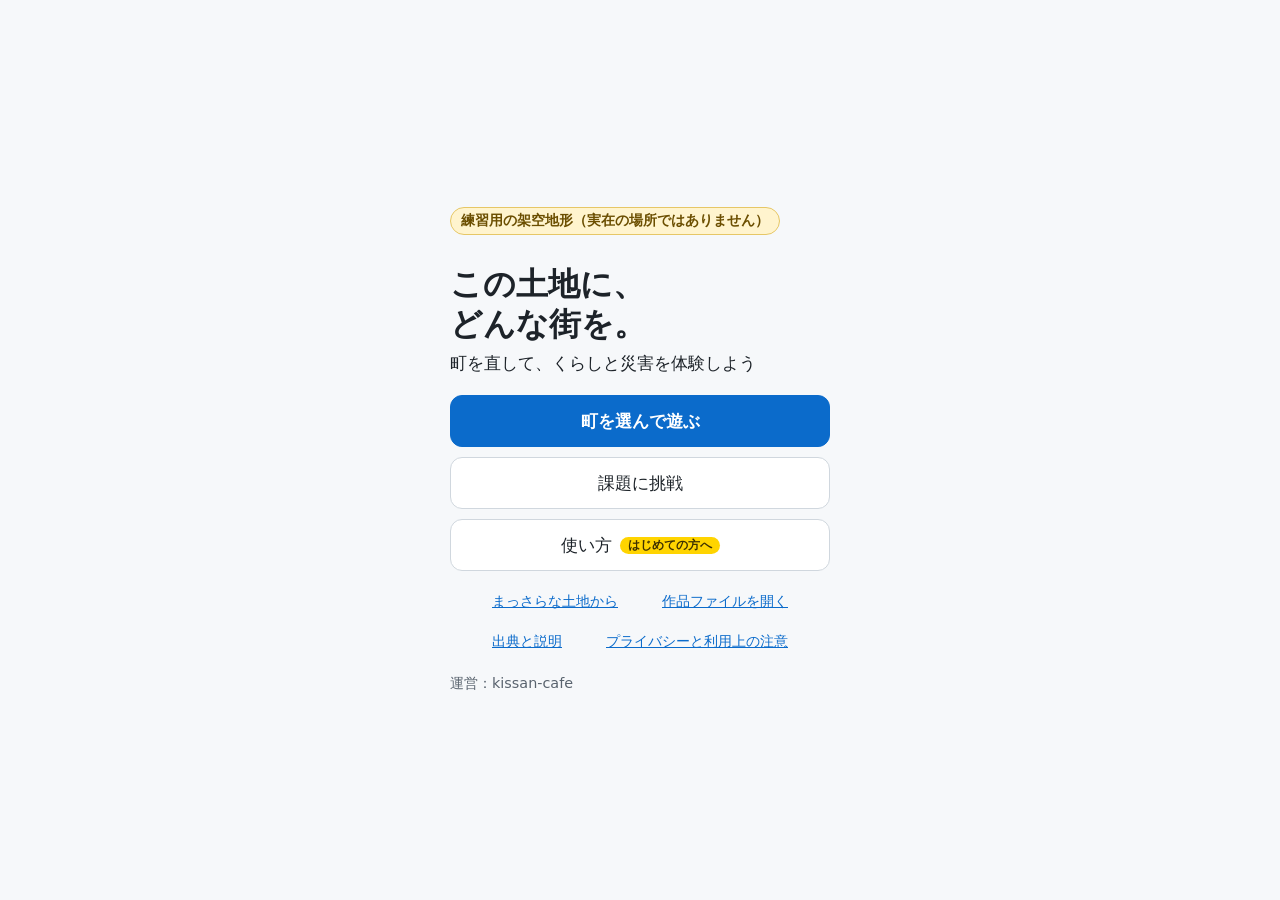
<file: index.html>
<!doctype html>
<html lang="ja">
<head>
<meta charset="utf-8">
<meta name="viewport" content="width=device-width, initial-scale=1, viewport-fit=cover">
<meta http-equiv="Content-Security-Policy" content="default-src 'self'; script-src 'self'; worker-src 'self'; style-src 'self' 'unsafe-inline'; img-src 'self' data: blob:; connect-src 'self'; object-src 'none'; base-uri 'none'">
<title>この土地に、どんな街を。</title>
<meta name="description" content="土地の形を見て、町を直しながら、地震・津波の体験と住民のくらしを考える、スマートフォン向けの学習ゲームです（練習用の想定で、実際の被害の予測ではありません）。">
<meta name="theme-color" content="#2e6bd9">
<meta property="og:type" content="website">
<meta property="og:title" content="この土地に、どんな街を。">
<meta property="og:description" content="土地の形を見て町を直し、地震・津波とくらしを体験する学習ゲーム。">
<meta property="og:image" content="https://kissan-cafe.github.io/konotochi/og.png">
<meta property="og:url" content="https://kissan-cafe.github.io/konotochi/">
<link rel="canonical" href="https://kissan-cafe.github.io/konotochi/">
<meta name="twitter:card" content="summary_large_image">
<link rel="icon" href="./icon.svg" type="image/svg+xml">
<link rel="stylesheet" href="./assets/styles.css">
</head>
<body>
<noscript><p style="padding:16px">このアプリを使うには、ブラウザのJavaScriptを有効にしてください。</p></noscript>
<div id="app">
  <section id="screen-loading" class="screen" aria-live="polite">
    <p id="loading-text">土地のデータを確かめています…</p>
    <div id="loading-error" hidden>
      <p class="err" id="loading-error-text"></p>
      <button id="btn-retry-pack" class="btn primary">もう一度読み込む</button>
    </div>
  </section>

  <section id="screen-start" class="screen" hidden>
    <div class="start-inner">
      <p class="badge synthetic" id="start-badge"></p>
      <h1>この土地に、<br>どんな街を。</h1>
      <p class="lead">町を直して、くらしと災害を体験しよう</p>
      <p class="lead-sub" id="start-region" hidden></p>
      <div class="start-actions">
        <button id="btn-continue" class="btn big" hidden>続きから</button>
        <button id="btn-play" class="btn primary big">町を選んで遊ぶ</button>
        <button id="btn-lessons" class="btn big">課題に挑戦</button>
        <button id="btn-tutorial" class="btn big">使い方<span id="tut-badge" class="new-badge">はじめての方へ</span></button>
      </div>
      <div class="start-links">
        <button id="btn-new" class="btn link">まっさらな土地から</button>
        <label class="btn link file-btn">作品ファイルを開く<input type="file" id="file-import-start" accept="application/json,.json"></label>
        <button id="btn-about" class="btn link">出典と説明</button>
        <button id="btn-privacy" class="btn link">プライバシーと利用上の注意</button>
        <a id="link-feedback" class="btn link" href="#" target="_blank" rel="noopener noreferrer" hidden>感想・不具合を送る</a>
      </div>
      <p class="note site-operator" id="site-operator" hidden></p>
      <p class="note" id="start-note" hidden></p>
    </div>
  </section>

  <section id="screen-editor" class="screen" hidden>
    <header class="topbar">
      <div class="region">
        <span class="badge synthetic small" id="ed-badge"></span>
        <span id="ed-title" class="title"></span>
      </div>
      <div class="top-actions">
        <button id="btn-home" class="icon text" aria-label="町と課題を選ぶ">町</button>
        <button id="btn-save-status" class="chip" aria-live="polite" title="保存の状態">保存済み</button>
        <button id="btn-undo" class="icon undo-big" aria-label="戻す">↶<span>戻す</span></button>
        <button id="btn-redo" class="icon" aria-label="やり直す">↷</button>
        <button id="btn-settings" class="icon" aria-label="設定と出典">⚙</button>
      </div>
    </header>
    <div class="actionbar" id="actionbar">
      <div class="planbar" id="planbar"></div>
      <span class="simbar" id="simbar">
        <button type="button" id="btn-life" class="btn small" aria-pressed="false">くらし</button>
        <button type="button" id="btn-disaster" class="btn small dz-btn">災害体験</button>
      </span>
      <span class="goal-chip" id="goal-text" aria-live="polite"></span>
      <button id="btn-guide" class="btn small" aria-label="この地形の図鑑">地形</button><button id="btn-rule" class="btn small" aria-label="ルールと操作">？</button>
    </div>
    <div class="simstatus" id="simstatus" hidden aria-live="off"></div>
    <section class="lessonbar" id="lessonbar" hidden aria-label="課題">
      <button type="button" id="lesson-toggle" class="lesson-head" aria-expanded="true" aria-controls="lesson-body"><span id="lesson-title"></span><span id="lesson-count" class="lesson-count"></span></button>
      <div id="lesson-body">
        <p class="lesson-problem"><strong>問題</strong>　<span id="lesson-problem"></span></p>
        <ul id="lesson-goals" class="lesson-goals" aria-live="polite"></ul>
        <div class="lesson-actions">
          <button type="button" id="btn-hint" class="btn small">ヒント</button>
          <button type="button" id="btn-zones" class="btn small" aria-pressed="true">区域を色で表示</button>
          <button type="button" id="btn-lesson-pick" class="btn small">課題を選ぶ</button>
          <button type="button" id="btn-lesson-off" class="btn small link">課題を閉じる</button>
        </div>
      </div>
    </section>

    <div class="stage" id="stage">
      <div id="map-wrap" tabindex="0" role="application" aria-label="土地の3D表示。押して予告、離して置く、長押しで壊す。キーボードは1〜9で持ち替え、矢印でマス、Enterで置く、Deleteで壊す、WASDで移動、QとEで回転" aria-describedby="cell-info">
        <canvas id="map"></canvas>
      </div>
      <p id="cell-info" class="cell-info" aria-live="polite"></p>
      <div class="compass" aria-hidden="true"><span id="compass-needle">北<br>▲</span></div>
      <canvas id="minimap" class="minimap" role="button" tabindex="0" aria-label="全体の地図。黄色の点が選んでいるマス、白い三角が見ている向き。押すとその場所へ移動"></canvas>
      <div id="crosshair" class="crosshair" aria-hidden="true" hidden>＋</div>
      <div class="viewctl" role="group" aria-label="視点の操作">
        <button id="btn-walk" class="icon text" aria-pressed="false" aria-label="歩くモードと空からの切替">歩く</button>
        <button id="btn-zoom-in" class="icon" aria-label="近づく（拡大）">＋</button>
        <button id="btn-zoom-out" class="icon" aria-label="離れる（縮小）">－</button>
        <button id="btn-view-more" class="icon text" aria-expanded="false" aria-controls="viewmore" aria-label="視点のほかの操作">視点</button>
      </div>
      <div class="viewmore" id="viewmore" role="group" aria-label="視点のほかの操作" hidden>
        <button id="btn-rot-left" class="icon" aria-label="左に回す">⟲</button>
        <button id="btn-rot-right" class="icon" aria-label="右に回す">⟳</button>
        <button id="btn-tilt-up" class="icon" aria-label="もっと上から見る">⤒</button>
        <button id="btn-tilt-down" class="icon" aria-label="もっと横から見る">⤓</button>
        <button id="btn-view-mode" class="icon text" aria-label="真上と3Dの切替">真上</button>
        <button id="btn-view-reset" class="icon text" aria-label="初期の視点へ戻す">初期</button>
        <button id="btn-focus" class="icon text" aria-label="選んだマスへ寄る">寄る</button>
        <button id="btn-arrows" class="icon" aria-label="マスを動かすボタンを表示" aria-pressed="false">✥</button>
      </div>
      <div class="stick" id="stick" aria-label="移動用のスティック" role="application"><div class="stick-knob" id="stick-knob"></div></div>
      <div class="arrowpad" id="arrowpad" hidden>
        <button data-move="up" class="icon" aria-label="画面の上のマスへ">↑</button>
        <button data-move="left" class="icon" aria-label="画面の左のマスへ">←</button>
        <button id="btn-arrow-place" class="icon text" aria-label="選んだマスに置く">置く</button>
        <button data-move="right" class="icon" aria-label="画面の右のマスへ">→</button>
        <button data-move="down" class="icon" aria-label="画面の下のマスへ">↓</button>
      </div>
      <div class="aim-actions" id="aim-actions" hidden>
        <button id="btn-aim-break" class="btn">壊す</button>
        <button id="btn-aim-place" class="btn primary">置く</button>
      </div>
      <div class="legend" id="legend" hidden></div>
      <div class="zone-legend" id="zone-legend" hidden></div>
      <a class="map-credit" id="map-credit" hidden target="_blank" rel="noopener"></a>
      <div class="tutorial" id="tutorial" role="status" aria-live="polite" hidden></div>
      <div class="undo-bar" id="undo-bar" hidden role="status"><span id="undo-bar-text"></span><button id="btn-undo-bar" class="btn small">↶ 戻す</button></div>
      <div class="gl-banner" id="gl-banner" role="alert" hidden>
        <p id="gl-banner-text"></p>
        <div><button id="btn-gl-retry" class="btn small">3Dを再試行</button> <button id="btn-gl-2d" class="btn small">平面表示にする</button></div>
      </div>
    </div>

    <div class="compare" id="compare" hidden>
      <div class="compare-head">
        <div class="seg" role="group" aria-label="表示する案">
          <button id="cmp-a" class="seg-btn">案A</button>
          <button id="cmp-b" class="seg-btn">案B</button>
        </div>
        <span id="cmp-diff"></span>
        <button id="btn-cmp-close" class="btn">編集に戻る</button>
      </div>
      <div id="lab-slot"></div>
    </div>

    <section class="disaster" id="disaster" hidden aria-label="地震・津波の体験"></section>

    <nav class="hotbar-wrap" id="hotbar-wrap" aria-label="持ち物">
      <div class="hotbar" id="hotbar" role="radiogroup" aria-label="置く物（ホットバー）"></div>
      <button id="btn-bag" class="bag" aria-label="持ち物をすべて見る">🎒<span>持ち物</span></button>
    </nav>
  </section>

  <dialog id="dlg" aria-labelledby="dlg-title">
    <form method="dialog" class="dlg-inner">
      <h2 id="dlg-title"></h2>
      <div id="dlg-body"></div>
      <div class="dlg-actions" id="dlg-actions"><button class="btn" value="close">閉じる</button></div>
    </form>
  </dialog>
  <div id="toast" role="status" aria-live="polite"></div>
</div>
<script type="module" src="./assets/main.js"></script>
</body>
</html>
</file>
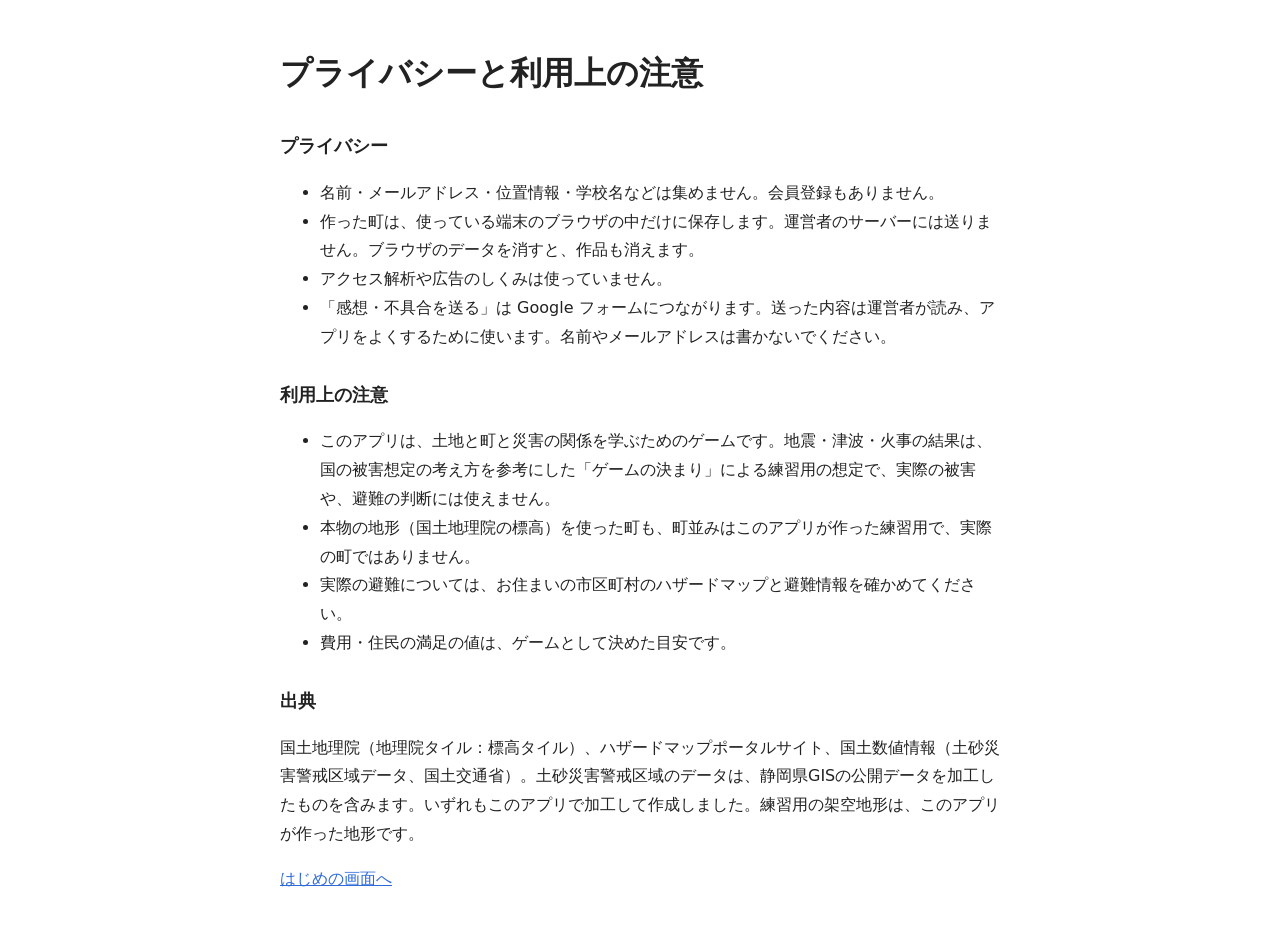
<file: privacy.html>
<!doctype html>
<html lang="ja"><head><meta charset="utf-8"><meta name="viewport" content="width=device-width, initial-scale=1">
<title>プライバシーと利用上の注意｜この土地に、どんな街を。</title>
<style>body{font-family:system-ui,sans-serif;padding:24px;max-width:720px;margin:auto;line-height:1.8;color:#222}h2{font-size:1.1rem;margin-top:1.6em}a{color:#2e6bd9}</style></head>
<body>
<h1>プライバシーと利用上の注意</h1>
<h2>プライバシー</h2>
<ul>
<li>名前・メールアドレス・位置情報・学校名などは集めません。会員登録もありません。</li>
<li>作った町は、使っている端末のブラウザの中だけに保存します。運営者のサーバーには送りません。ブラウザのデータを消すと、作品も消えます。</li>
<li>アクセス解析や広告のしくみは使っていません。</li>
<li>「感想・不具合を送る」は Google フォームにつながります。送った内容は運営者が読み、アプリをよくするために使います。名前やメールアドレスは書かないでください。</li>
</ul>
<h2>利用上の注意</h2>
<ul>
<li>このアプリは、土地と町と災害の関係を学ぶためのゲームです。地震・津波・火事の結果は、国の被害想定の考え方を参考にした「ゲームの決まり」による練習用の想定で、実際の被害や、避難の判断には使えません。</li>
<li>本物の地形（国土地理院の標高）を使った町も、町並みはこのアプリが作った練習用で、実際の町ではありません。</li>
<li>実際の避難については、お住まいの市区町村のハザードマップと避難情報を確かめてください。</li>
<li>費用・住民の満足の値は、ゲームとして決めた目安です。</li>
</ul>
<h2>出典</h2>
<p>国土地理院（地理院タイル：標高タイル）、ハザードマップポータルサイト、国土数値情報（土砂災害警戒区域データ、国土交通省）。土砂災害警戒区域のデータは、静岡県GISの公開データを加工したものを含みます。いずれもこのアプリで加工して作成しました。練習用の架空地形は、このアプリが作った地形です。</p>
<p><a href="./">はじめの画面へ</a></p>
</body></html>
</file>
<file: assets/styles.css>
:root {
  --bg: #f6f8fa; --fg: #1d2329; --muted: #59636e; --line: #d0d7de; --accent: #0b6bcb; --accent-fg: #fff;
  --warn: #9a3412; --ok: #1b7f3b; --radius: 12px; --tap: 44px;
  --safe-b: env(safe-area-inset-bottom, 0px); --safe-t: env(safe-area-inset-top, 0px);
  font-size: 16px;
}
html.large-text { font-size: 20px; }
* { box-sizing: border-box; }
[hidden] { display: none !important; }
html, body { margin: 0; height: 100%; background: var(--bg); color: var(--fg); font-family: system-ui, -apple-system, "Hiragino Sans", "Noto Sans JP", sans-serif; -webkit-text-size-adjust: 100%; }
#app { height: 100dvh; display: flex; flex-direction: column; }
.screen { flex: 1; display: flex; flex-direction: column; min-height: 0; }
.screen[hidden] { display: none; }
#screen-loading { align-items: center; justify-content: center; padding: 24px; text-align: center; }
.err { color: var(--warn); }
.btn { min-height: var(--tap); min-width: var(--tap); padding: 0 16px; border-radius: var(--radius); border: 1px solid var(--line); background: #fff; color: var(--fg); font: inherit; font-size: 1rem; cursor: pointer; }
.btn.primary { background: var(--accent); color: var(--accent-fg); border-color: var(--accent); font-weight: 600; }
.btn.big { min-height: 52px; width: 100%; font-size: 1.05rem; }
.btn.link { border: none; background: none; color: var(--accent); text-decoration: underline; }
.btn.small { min-height: 32px; padding: 0 6px; font-size: .85rem; }
.btn:disabled { opacity: .45; cursor: default; }
.btn:focus-visible, .icon:focus-visible, .seg-btn:focus-visible, canvas:focus-visible, .chip:focus-visible { outline: 3px solid #ffbf00; outline-offset: 2px; }
.icon { min-width: var(--tap); min-height: var(--tap); border-radius: 10px; border: 1px solid var(--line); background: #fff; font-size: 1.2rem; cursor: pointer; color: var(--fg); }
.icon.text { font-size: .85rem; }
.icon:disabled { opacity: .4; }
.chip { white-space: nowrap; min-height: 36px; border-radius: 18px; border: 1px solid var(--line); background: #fff; padding: 0 10px; font-size: .8rem; color: var(--fg); }
.chip.error { background: #fdecea; border-color: #e0a39b; color: var(--warn); font-weight: 600; }
.chip.pending { color: var(--muted); }
.badge { display: inline-block; padding: 4px 10px; border-radius: 999px; font-size: .85rem; font-weight: 600; }
.badge.synthetic { background: #fff4ce; color: #6b4e00; border: 1px solid #e6c766; }
.badge.small { font-size: .7rem; padding: 2px 6px; }
.start-inner { margin: auto; max-width: 420px; width: 100%; padding: calc(24px + var(--safe-t)) 20px calc(24px + var(--safe-b)); }
.start-inner h1 { font-size: 2rem; line-height: 1.25; margin: 16px 0 8px; }
.lead { font-size: 1.05rem; margin: 0 0 4px; }
.lead-sub, .note { color: var(--muted); font-size: .9rem; }
.start-actions { display: grid; gap: 10px; margin-top: 20px; }
.file-btn { display: flex; align-items: center; justify-content: center; position: relative; }
.file-btn input { position: absolute; inset: 0; opacity: 0; width: 100%; cursor: pointer; }
.topbar { display: flex; justify-content: space-between; align-items: center; gap: 6px; padding: calc(6px + var(--safe-t)) 8px 4px; background: #fff; border-bottom: 1px solid var(--line); }
.region { display: flex; flex-direction: column; min-width: 0; }
.region .title { font-size: .85rem; white-space: nowrap; overflow: hidden; text-overflow: ellipsis; }
.top-actions { display: flex; gap: 4px; align-items: center; }
.goalbar { padding: 4px 10px; font-size: .9rem; background: #fff; display: flex; align-items: center; justify-content: space-between; gap: 6px; }
.planbar { display: flex; gap: 6px; padding: 4px 8px; align-items: center; flex-wrap: wrap; background: #fff; border-bottom: 1px solid var(--line); font-size: .9rem; }
.planbar .btn { min-height: 38px; padding: 0 10px; font-size: .9rem; }
.stage { position: relative; flex: 1; min-height: 160px; overflow: hidden; }
#map-wrap { position: absolute; inset: 0; touch-action: none; }
#map { position: absolute; inset: 0; width: 100%; height: 100%; display: block; background: #ebeff2; }
#map-wrap:focus-visible { outline: 3px solid #ffbf00; outline-offset: -3px; }
.compass { position: absolute; left: 8px; top: 8px; width: 40px; height: 40px; border-radius: 50%; background: rgba(255,255,255,.85); border: 1px solid var(--line); display: flex; align-items: center; justify-content: center; font-size: .62rem; line-height: 1; text-align: center; pointer-events: none; }
#compass-needle { display: inline-block; color: #8a1c1c; font-weight: 700; }
.stage[data-renderer="2d"] .compass { display: none; }
.gl-banner { position: absolute; left: 8px; right: 104px; top: 54px; background: #fff7e6; border: 1px solid #e6c766; border-radius: 10px; padding: 6px 8px; font-size: .8rem; }
.gl-banner p { margin: 0 0 4px; }
.viewctl { position: absolute; right: 4px; top: 4px; display: grid; grid-template-columns: repeat(2, var(--tap)); gap: 4px; max-height: calc(100% - 8px); overflow: auto; }
.arrowpad { position: absolute; left: 8px; bottom: 8px; display: grid; grid-template-columns: repeat(3, var(--tap)); grid-template-rows: repeat(3, var(--tap)); gap: 2px; }
.arrowpad[hidden] { display: none; }
.arrowpad [data-move=up] { grid-column: 2; grid-row: 1; } .arrowpad [data-move=left] { grid-column: 1; grid-row: 2; }
.arrowpad [data-move=right] { grid-column: 3; grid-row: 2; } .arrowpad [data-move=down] { grid-column: 2; grid-row: 3; }
.legend { position: absolute; left: 6px; bottom: 6px; background: rgba(255,255,255,.92); border: 1px solid var(--line); border-radius: 8px; padding: 4px 8px; font-size: .7rem; max-width: 70%; line-height: 1.35; }
.cellpanel { min-height: 72px; background: #fff; border-top: 1px solid var(--line); padding: 6px 10px; display: flex; gap: 8px; align-items: center; justify-content: space-between; }
.cellpanel p { margin: 0; font-size: .88rem; flex: 1; max-height: 4.2em; overflow: auto; }
.cellpanel .why { color: var(--warn); }
.cell-actions { display: flex; gap: 6px; }
.toolbar { background: #fff; border-top: 1px solid var(--line); padding: 6px 6px calc(6px + var(--safe-b)); display: flex; flex-direction: column; gap: 6px; }
.tools { display: grid; grid-template-columns: repeat(auto-fit, minmax(64px, 1fr)); gap: 6px; }
.tool { min-height: 52px; border-radius: 10px; border: 2px solid var(--line); background: #fff; font: inherit; font-size: .8rem; display: flex; flex-direction: column; align-items: center; justify-content: center; gap: 2px; cursor: pointer; color: var(--fg); }
.tool[aria-checked=true] { border-color: var(--accent); background: #e8f1fb; font-weight: 700; }
.tool .sw { width: 18px; height: 14px; border-radius: 3px; border: 1px solid rgba(0,0,0,.25); }
.seg { display: flex; border: 1px solid var(--line); border-radius: 10px; overflow: hidden; }
.seg-btn { flex: 1; white-space: nowrap; min-height: 40px; border: none; background: #fff; font: inherit; font-size: .9rem; cursor: pointer; color: var(--fg); padding: 0 10px; }
.seg-btn[aria-pressed=true] { background: var(--accent); color: #fff; font-weight: 600; }
.compare { background: #fff; border-top: 2px solid #c2185b; padding: 6px 8px; max-height: 46dvh; overflow: auto; }
.compare[hidden] { display: none; }
.compare-head { display: flex; gap: 8px; align-items: center; justify-content: space-between; flex-wrap: wrap; font-size: .85rem; }
dialog { border: none; border-radius: 16px; padding: 0; width: min(560px, 94vw); max-height: 86dvh; }
dialog::backdrop { background: rgba(0,0,0,.35); }
.dlg-inner { padding: 16px; display: flex; flex-direction: column; gap: 10px; }
.dlg-inner h2 { margin: 0; font-size: 1.15rem; }
#dlg-body { overflow: auto; max-height: 64dvh; font-size: .92rem; line-height: 1.6; }
#dlg-body ul { padding-left: 1.2em; }
.dlg-actions { display: flex; gap: 8px; justify-content: flex-end; flex-wrap: wrap; }
#toast { position: fixed; left: 50%; top: calc(64px + var(--safe-t)); transform: translateX(-50%); background: #1d2329; color: #fff; padding: 8px 14px; border-radius: 10px; font-size: .9rem; opacity: 0; pointer-events: none; transition: opacity .2s; max-width: 90vw; }
#toast.show { opacity: .95; }
html.reduce-motion #toast { transition: none; }
.kv { display: grid; grid-template-columns: auto 1fr; gap: 2px 10px; font-size: .85rem; }
table.totals { border-collapse: collapse; width: 100%; font-size: .85rem; margin: 6px 0; }
table.totals th, table.totals td { border-bottom: 1px solid var(--line); padding: 4px; text-align: right; }
table.totals th:first-child, table.totals td:first-child { text-align: left; }
.lab-intro { background: #eef6ff; border-radius: 10px; padding: 8px 10px; margin: 6px 0; }
.lab-intro .two { display: grid; grid-template-columns: 1fr 1fr; gap: 8px; margin-top: 6px; }
.status-line { font-size: .85rem; margin: 4px 0; }
.status-line.stale { color: var(--warn); font-weight: 600; }
.status-line.error { color: var(--warn); }
progress { width: 100%; height: 10px; }
input[type=range] { width: 100%; min-height: 32px; }
details summary { cursor: pointer; min-height: 32px; display: flex; align-items: center; }
@media (orientation: landscape) and (max-height: 500px) {
  #screen-editor { display: grid; grid-template-columns: 1fr 300px; grid-template-rows: auto auto auto 1fr auto; }
  #screen-editor[hidden] { display: none; }
  .topbar, .goalbar, .planbar { grid-column: 1 / 3; }
  .stage { grid-column: 1; grid-row: 4 / 6; }
  .cellpanel { grid-column: 2; grid-row: 4; flex-direction: column; align-items: stretch; overflow: auto; }
  .toolbar { grid-column: 2; grid-row: 5; }
  .compare { grid-column: 2; grid-row: 4; max-height: none; }
}

/* ---- v0.3 マイクラ風の操作 ---- */
.undo-big { display: inline-flex; flex-direction: column; align-items: center; justify-content: center; font-size: 1.1rem; line-height: 1; min-width: 52px; }
.undo-big span { font-size: .62rem; margin-top: 1px; }
.cell-info { position: absolute; left: 54px; right: 54px; top: 6px; margin: 0; padding: 4px 8px; background: rgba(255,255,255,.88); border-radius: 8px; font-size: .78rem; line-height: 1.35; pointer-events: none; }
.cell-info:empty { display: none; }
.viewctl { position: absolute; right: 4px; top: 4px; display: flex; flex-direction: column; gap: 4px; grid-template-columns: none; }
.viewmore { position: absolute; right: 56px; top: 4px; display: grid; grid-template-columns: repeat(2, var(--tap)); gap: 4px; background: rgba(255,255,255,.75); padding: 4px; border-radius: 12px; }
.icon.text { font-size: .78rem; }
#btn-walk[aria-pressed=true] { background: var(--accent); color: #fff; }
.crosshair { position: absolute; left: 50%; top: 50%; transform: translate(-50%, -50%); font-size: 30px; font-weight: 700; color: #fff; text-shadow: 0 0 3px #000, 0 0 2px #000; pointer-events: none; }
.stick { position: absolute; left: 12px; bottom: 12px; width: 108px; height: 108px; border-radius: 50%; background: rgba(255,255,255,.35); border: 2px solid rgba(255,255,255,.75); box-shadow: 0 1px 4px rgba(0,0,0,.2); touch-action: none; }
.stick-knob { position: absolute; left: 50%; top: 50%; width: 46px; height: 46px; margin: -23px 0 0 -23px; border-radius: 50%; background: rgba(255,255,255,.92); border: 1px solid #9aa4ad; pointer-events: none; }
.arrowpad { position: absolute; left: 130px; bottom: 8px; display: grid; grid-template-columns: repeat(3, var(--tap)); grid-template-rows: repeat(3, var(--tap)); gap: 2px; }
.arrowpad [data-move=up] { grid-column: 2; grid-row: 1; } .arrowpad [data-move=left] { grid-column: 1; grid-row: 2; }
.arrowpad #btn-arrow-place { grid-column: 2; grid-row: 2; } .arrowpad [data-move=right] { grid-column: 3; grid-row: 2; } .arrowpad [data-move=down] { grid-column: 2; grid-row: 3; }
.aim-actions { position: absolute; right: 8px; bottom: 12px; display: flex; gap: 8px; }
.aim-actions .btn { min-width: 72px; min-height: 56px; font-size: 1rem; }
.undo-bar { position: absolute; left: 50%; bottom: 10px; transform: translateX(-50%); background: rgba(29,35,41,.92); color: #fff; padding: 6px 6px 6px 12px; border-radius: 12px; display: flex; gap: 10px; align-items: center; font-size: .85rem; max-width: 92%; }
.undo-bar .btn { background: #fff; min-height: 40px; }
.stage[data-cam=walk] .stick { background: rgba(11,107,203,.18); }
.legend { bottom: 128px; }
.hotbar-wrap { background: #2b2f33; padding: 6px 4px calc(6px + var(--safe-b)); display: flex; gap: 4px; align-items: stretch; }
.hotbar { flex: 1; display: grid; grid-auto-flow: column; grid-auto-columns: minmax(44px, 1fr); gap: 3px; overflow-x: auto; scrollbar-width: none; }
.hotbar::-webkit-scrollbar { display: none; }
.slot { position: relative; min-height: 56px; border: 2px solid #5b6168; border-radius: 6px; background: #3c4248; color: #fff; display: flex; flex-direction: column; align-items: center; justify-content: center; padding: 2px 0; cursor: pointer; font: inherit; }
.slot img { width: 28px; height: 28px; image-rendering: auto; border-radius: 3px; background: rgba(255,255,255,.08); }
.slot span { font-size: .6rem; line-height: 1.1; margin-top: 2px; white-space: nowrap; overflow: hidden; max-width: 100%; }
.slot i { position: absolute; left: 3px; top: 1px; font-style: normal; font-size: .55rem; color: #c9cfd5; }
.slot[aria-checked=true] { border-color: #fff; box-shadow: 0 0 0 2px #ffd400 inset; background: #565d65; }
.bag { min-width: 52px; border-radius: 8px; border: 2px solid #5b6168; background: #3c4248; color: #fff; font-size: 1.2rem; display: flex; flex-direction: column; align-items: center; justify-content: center; cursor: pointer; }
.bag span { font-size: .6rem; }
.inv-h { font-size: .95rem; margin: 10px 0 4px; }
.inv-grid { display: grid; grid-template-columns: repeat(auto-fill, minmax(68px, 1fr)); gap: 6px; }
.inv-item { min-height: 72px; border: 1px solid var(--line); border-radius: 10px; background: #fff; display: flex; flex-direction: column; align-items: center; justify-content: center; gap: 2px; font: inherit; font-size: .75rem; cursor: pointer; color: var(--fg); }
.inv-item img { width: 36px; height: 36px; }
@media (orientation: landscape) and (max-height: 500px) {
  #screen-editor { grid-template-columns: 1fr; grid-template-rows: auto auto auto 1fr auto; }
  .stage { grid-column: 1; grid-row: 4; }
  .hotbar-wrap { grid-column: 1; grid-row: 5; }
  .compare { grid-column: 1; grid-row: 4; }
  .stick { width: 92px; height: 92px; }
  .viewctl { flex-direction: row; }
  .viewmore { right: 4px; top: 54px; grid-template-columns: repeat(4, var(--tap)); }
  .goalbar { display: none; }
}

/* ---- v0.4 舞台・課題・チュートリアル ---- */
.new-badge { display: inline-block; margin-left: 8px; background: #ffd400; color: #3d3000; border-radius: 999px; padding: 1px 8px; font-size: .72rem; font-weight: 700; vertical-align: middle; }
.lessonbar { background: #fffaf0; border-bottom: 1px solid #e8d9b5; font-size: .85rem; max-height: 34dvh; overflow: auto; }
.lesson-head { width: 100%; display: flex; justify-content: space-between; align-items: center; gap: 8px; border: none; background: none; font: inherit; font-weight: 700; padding: 6px 10px; min-height: 40px; color: var(--fg); text-align: left; cursor: pointer; }
.lesson-count { font-weight: 600; font-size: .78rem; background: #fff; border: 1px solid #e0c98f; border-radius: 999px; padding: 2px 8px; white-space: nowrap; }
.lesson-count.solved { background: #1b7f3b; color: #fff; border-color: #1b7f3b; }
#lesson-body { padding: 0 10px 8px; }
.lesson-problem { margin: 0 0 4px; line-height: 1.55; }
.lesson-goals { list-style: none; padding: 0; margin: 4px 0; }
.lesson-goals li { padding: 2px 0; }
.lesson-goals li.done { color: #1b7f3b; font-weight: 600; }
.lesson-goals em { font-style: normal; color: var(--muted); font-size: .78rem; }
.lesson-actions { display: flex; gap: 6px; flex-wrap: wrap; }
.lesson-actions .btn.small { min-height: 36px; }
#btn-zones[aria-pressed=true] { background: #fff1d6; border-color: #e0a64a; }
.sr { position: absolute; width: 1px; height: 1px; overflow: hidden; clip: rect(0 0 0 0); }
.zone-legend { position: absolute; left: 54px; bottom: 126px; background: rgba(255,255,255,.9); border-radius: 8px; padding: 4px 8px; font-size: .72rem; display: flex; flex-direction: column; gap: 2px; }
.zone-legend i { display: inline-block; width: 12px; height: 12px; border-radius: 3px; margin-right: 4px; vertical-align: -2px; opacity: .8; }
.tutorial { position: absolute; left: 52px; right: 56px; top: 6px; font-size: .8rem; background: #fffef5; border: 2px solid #ffd400; border-radius: 12px; padding: 8px 10px; font-size: .85rem; box-shadow: 0 2px 8px rgba(0,0,0,.18); }
.tutorial p { margin: 0 0 4px; line-height: 1.5; }
.tut-step { font-size: .72rem; color: #6b5a00; font-weight: 700; }
.tut-actions { display: flex; gap: 6px; justify-content: flex-end; }
.tut-target { outline: 3px solid #ffd400 !important; outline-offset: 1px; animation: tutpulse 1.2s ease-in-out infinite; }
html.reduce-motion .tut-target { animation: none; }
@keyframes tutpulse { 50% { outline-color: #ff9500; } }
.map-cards { display: grid; gap: 8px; }
.map-card { border: 1px solid var(--line); border-radius: 12px; padding: 8px 10px; }
.map-card h3 { margin: 0 0 4px; font-size: 1rem; }
.map-card p { margin: 0 0 4px; font-size: .85rem; }
.map-actions { display: flex; gap: 6px; flex-wrap: wrap; }
.solved-msg { font-size: 1.05rem; font-weight: 700; color: #1b7f3b; }
@media (orientation: landscape) and (max-height: 500px) {
  .lessonbar { max-height: 24dvh; }
  .tutorial { top: 6px; left: 52px; right: 220px; }
  .zone-legend { bottom: 8px; left: auto; right: 8px; }
}

/* 案内が出ている間は、マスの説明を下に移す（案内と重ならないように） */
.stage:has(#tutorial:not([hidden])) .cell-info { top: auto; bottom: 126px; }

/* ---- v0.5 くらし・地震津波の体験 ---- */
.simbar { display: flex; gap: 6px; padding: 4px 8px; background: #fff; border-bottom: 1px solid var(--line); }
.simbar .btn.small { min-height: 38px; flex: 1; }
#btn-life[aria-pressed=true] { background: #e6f0ff; border-color: var(--accent); font-weight: 700; }
.dz-btn { border-color: #d9822b; color: #8a3d00; }
.simstatus { display: flex; flex-wrap: wrap; gap: 4px 10px; align-items: center; padding: 4px 10px; font-size: .78rem; background: #f3f8ff; border-bottom: 1px solid var(--line); }
.simstatus .clock { font-weight: 700; font-variant-numeric: tabular-nums; font-size: .95rem; }
.simstatus .warn { color: var(--warn); font-weight: 600; }
.simstatus .btn.small { min-height: 30px; }
.disaster { background: #fff; border-top: 2px solid #d9822b; padding: 6px 8px calc(6px + var(--safe-b)); max-height: 46dvh; overflow: auto; font-size: .85rem; }
.dz-head { margin-bottom: 4px; }
.dz-ts { display: block; color: #1f5f8b; font-weight: 600; }
.dz-counts { display: flex; flex-wrap: wrap; gap: 2px 12px; margin: 4px 0; }
.dz-counts .ok b { color: #1b7f3b; } .dz-counts .ng b { color: #6b6b6b; }
.dz-ctl { display: flex; gap: 6px; align-items: center; }
.dz-ctl input[type=range] { flex: 1; }
.dz-actions { display: flex; gap: 6px; flex-wrap: wrap; margin-top: 6px; }
fieldset.sc { border: 1px solid var(--line); border-radius: 10px; margin: 8px 0; padding: 6px 10px; display: flex; flex-wrap: wrap; gap: 4px 14px; }
fieldset.sc label { min-height: 32px; display: inline-flex; align-items: center; gap: 4px; }
.stage.quake #map { animation: quake .11s linear infinite; }
@keyframes quake { 0% { transform: translate(0, 0); } 25% { transform: translate(-5px, 2px); } 50% { transform: translate(4px, -3px); } 75% { transform: translate(-3px, -2px); } 100% { transform: translate(0, 0); } }
html.reduce-motion .stage.quake #map { animation: none; }
@media (orientation: landscape) and (max-height: 500px) { .simbar { display: none; } }

/* ---- v0.6 文字を減らした画面 ---- */
.start-links { display: flex; flex-wrap: wrap; gap: 4px 12px; justify-content: center; margin-top: 12px; }
.start-links .btn.link { min-height: 36px; font-size: .9rem; }
.start-links .file-btn { position: relative; }
.actionbar { display: flex; gap: 6px; align-items: center; padding: 4px 6px; background: #fff; border-bottom: 1px solid var(--line); overflow-x: auto; white-space: nowrap; scrollbar-width: none; }
.actionbar::-webkit-scrollbar { display: none; }
.actionbar .planbar { padding: 0; border: none; flex-wrap: nowrap; background: none; }
.actionbar .btn.small, .actionbar .planbar .btn { min-height: 40px; padding: 0 10px; font-size: .85rem; }
.actionbar .seg-btn { min-height: 40px; padding: 0 8px; font-size: .82rem; }
.simbar { display: inline-flex; gap: 6px; padding: 0; border: none; background: none; }
.simbar .btn.small { flex: none; }
.goal-chip { font-size: .75rem; color: var(--muted); padding: 0 4px; }
.cell-info { font-size: .76rem; transition: opacity .3s; }
.cell-info.fade { opacity: 0; }
html.reduce-motion .cell-info { transition: none; }
.dz-line { display: flex; flex-wrap: wrap; gap: 2px 10px; align-items: center; }
.dz-note { font-size: .72rem; color: var(--muted); }
.dz-counts .dot { display: inline-block; width: 9px; height: 9px; border-radius: 50%; margin-right: 3px; vertical-align: 0; }
.chips { display: flex; flex-wrap: wrap; gap: 6px; margin: 4px 0 10px; }
.chip-opt { min-height: 40px; padding: 0 14px; border-radius: 20px; border: 1px solid var(--line); background: #fff; font: inherit; cursor: pointer; color: var(--fg); }
.chip-opt[aria-pressed=true] { background: var(--accent); color: #fff; border-color: var(--accent); font-weight: 700; }
.chip-opt:disabled { opacity: .4; }
.sc-label { font-size: .8rem; color: var(--muted); margin: 6px 0 0; }
.ab-line { background: #f1f8f3; border: 1px solid #b9dcc4; border-radius: 10px; padding: 6px 8px; margin: 6px 0; font-size: .82rem; }
.retry-btn { background: #fff4e5 !important; border-color: #d9822b !important; font-weight: 700; }
.map-card .blurb { color: var(--muted); }
/* v0.6: 想定の選択はチップ（中身はラジオ） */
.chip-opt { display: inline-flex; align-items: center; position: relative; }
.chip-opt input { position: absolute; opacity: 0; width: 1px; height: 1px; }
.chip-opt:has(input:checked) { background: var(--accent); color: #fff; border-color: var(--accent); font-weight: 700; }
.chip-opt:has(input:focus-visible) { outline: 3px solid #ffbf00; outline-offset: 2px; }
.sc-row { display: flex; align-items: center; gap: 10px; }
.sc-row .sc-label { min-width: 4.2em; margin: 0; }
.sc-row .chips { margin: 4px 0; }
.sc-check { display: block; margin: 8px 0; font-size: .85rem; }
details.rules { margin-top: 8px; font-size: .85rem; }
.dz-head { display: flex; justify-content: space-between; gap: 8px; font-size: .85rem; }
.dz-sc { font-weight: 700; }
.dz-ts { color: #1d5fa8; font-weight: 700; }
.dot.mv { background: #fff; box-shadow: inset 0 0 0 1.5px #555; } .dot.ar { background: #2e9b55; } .dot.nr { background: #8a8a8a; } .dot.cg { background: #737378; }
.ab-line { display: flex; flex-wrap: wrap; gap: 2px 12px; }
.ab-line .ok b { color: #1b7f3b; } .ab-line .ng b { color: #b04a2f; }
.dz-actions { display: flex; flex-wrap: wrap; gap: 6px; margin-top: 6px; }
.simstatus { display: flex; gap: 10px; align-items: center; font-size: .8rem; }
.btn.emph { background: var(--accent); color: #fff; border-color: var(--accent); font-weight: 700; }
.btn.primary.quiet { background: #fff; color: var(--fg); border-color: var(--line); font-weight: 400; }
/* v0.7：全体の小さな地図（いまどこを見ているか・どこを選んでいるか） */
.minimap { position: absolute; left: 8px; top: 54px; width: 84px; height: 84px; border-radius: 8px; border: 2px solid #fff; box-shadow: 0 1px 4px rgba(0,0,0,.35); background: #cfd8c4; touch-action: none; cursor: pointer; image-rendering: pixelated; }
.stage[data-renderer="2d"] .minimap { display: none; }
.stage[data-cam="walk"] .minimap { width: 100px; height: 100px; }
.minimap { -webkit-tap-highlight-color: transparent; user-select: none; -webkit-user-select: none; outline: none; }
.minimap:focus-visible { outline: 3px solid #ffbf00; outline-offset: 2px; }
/* v0.8：地形図鑑 */
dl.guide { margin: 0 0 8px; }
dl.guide dt { font-weight: 700; font-size: .85rem; margin-top: 8px; }
dl.guide dd { margin: 2px 0 0; }
.guide-real { background: #f3f7ef; border: 1px solid #cfdcc4; border-radius: 10px; padding: 8px 10px; margin: 8px 0; }
.guide-links { display: flex; flex-wrap: wrap; gap: 6px; }
.guide-links a { text-decoration: none; }
/* v0.9：震度と挑戦 */
.stage.quake-strong #map { animation: quake-s .11s linear infinite; }
@keyframes quake-s { 0% { transform: translate(0,0) rotate(0); } 25% { transform: translate(-7px,4px) rotate(-.4deg); } 50% { transform: translate(6px,-5px) rotate(.4deg); } 75% { transform: translate(-5px,-3px); } 100% { transform: translate(0,0); } }
html.reduce-motion .stage.quake-strong #map { animation: none; }
.stages { display: flex; flex-direction: column; gap: 6px; margin: 6px 0 10px; }
.stage-btn { display: grid; grid-template-columns: 36px 1fr; grid-template-rows: auto auto; text-align: left; gap: 0 8px; border: 1px solid var(--line); border-radius: 10px; background: #fff; padding: 8px; font: inherit; color: var(--fg); cursor: pointer; }
.stage-btn .stage-n { grid-row: span 2; width: 32px; height: 32px; border-radius: 50%; background: var(--accent); color: #fff; display: flex; align-items: center; justify-content: center; font-weight: 700; }
.stage-btn.done .stage-n { background: #2e9b55; }
.stage-btn:disabled { opacity: .5; cursor: default; }
.stage-btn:disabled .stage-n { background: #999; }
.stage-t { font-weight: 700; font-size: .85rem; }
.stage-h { font-size: .75rem; color: var(--muted); }
details.free { margin: 4px 0 8px; }
.dz-int { font-size: .75rem; color: var(--muted); margin: 2px 0; }
.dz-verdict { border-radius: 10px; padding: 8px 10px; margin: 6px 0; font-size: .85rem; }
.dz-verdict ul { margin: 4px 0 0; padding-left: 1.2em; }
.dz-verdict.ok { background: #e8f6ec; border: 1px solid #9fd3ad; }
.dz-verdict.ng { background: #fff4e5; border: 1px solid #f0c48a; }
.dz-verdict strong { margin-right: 8px; }
.dot.lt { background: #f2cc26; } .dot.se { background: #ed7a1f; } .dot.nr { background: #808087; }
/* v0.10：けが人の場所と直す場所 */
.cnt-btn { font: inherit; background: #fff; border: 1px solid var(--line); border-radius: 14px; padding: 2px 8px; min-height: 32px; cursor: pointer; color: var(--fg); }
.cnt-btn:focus-visible { outline: 3px solid #ffbf00; outline-offset: 2px; }
.dz-tip { font-size: .72rem; color: var(--muted); margin: 2px 0; }
.fix-h { margin-top: 8px; }
.fix-list { display: grid; grid-template-columns: 1fr 1fr; gap: 6px; }
.fix-item { display: flex; gap: 6px; align-items: center; text-align: left; font: inherit; font-size: .78rem; background: #fff; border: 1px solid var(--line); border-radius: 8px; padding: 4px 6px; cursor: pointer; color: var(--fg); }
.fix-item img { width: 32px; height: 32px; border-radius: 6px; flex: none; }
.fix-chip { background: #eaf1ff !important; border-color: #2e6bd9 !important; font-weight: 700; }
/* v0.11：町の備え */
.measures { display: flex; flex-direction: column; gap: 8px; }
.measure { display: flex; flex-direction: column; text-align: left; gap: 2px; font: inherit; border: 1px solid var(--line); border-radius: 10px; background: #fff; padding: 10px; cursor: pointer; color: var(--fg); }
.measure.on { border-color: #2e9b55; background: #eef8f1; }
.measure .m-name { font-weight: 700; }
.measure .m-what { font-size: .8rem; color: var(--muted); }
.measure:disabled { opacity: .6; cursor: default; }
.dz-limit { font-size: .75rem; color: #555; }
.dz-limit.over { color: #b3261e; font-weight: 700; }
.dz-stale { background: #fff4d6; border: 1px solid #e8b81e; border-radius: 8px; padding: 6px 8px; font-size: .85rem; margin: 6px 0; }
/* v0.11（検証会議1）：横向きのスマホ。災害体験の入口を隠さず、体験中は右に結果を出し地図を広く残す */
@media (orientation: landscape) and (max-height: 500px) {
  .actionbar .simbar { display: flex; padding: 0; border: none; background: none; }
  #screen-editor:has(#disaster:not([hidden])) .stage { margin-right: min(46vw, 400px); }
  #disaster:not([hidden]) { position: fixed; right: 0; top: 0; bottom: 0; width: min(46vw, 400px); max-height: none; border-top: none; border-left: 2px solid #d9822b; z-index: 30; padding-top: calc(6px + env(safe-area-inset-top, 0px)); }
}
/* 町を直している間は、上の列を「直す場所」と「もう一度体験」に絞る */
body.fixing #btn-life, body.fixing #btn-guide { display: none; }
.retry-btn { font-weight: 700; border-color: #d9822b; background: #fff4e8; }
body.fixing .actionbar .simbar { order: -1; }
#goal-text { order: -2; }
.dz-mini { margin: 2px 0; font-weight: 700; font-size: .9rem; }
.dz-mini.ok { color: #1b7f3b; } .dz-mini.ng { color: #8a3d00; }
/* v0.13：本物の地形 */
.map-card.real { border-color: #2e6bd9; background: #f3f7ff; }
.map-card.derived { border-style: dashed; }
.map-card .where { font-size: .78rem; color: #2e6bd9; margin: 0; }
.real-note { background: #fff4d6; border: 1px solid #e8b81e; border-radius: 8px; padding: 6px 8px; font-size: .82rem; }
.guide-hazard { border: 1px solid var(--line, #ccc); border-radius: 10px; padding: 6px 10px; margin: 8px 0; }
.zone-legend b { display: block; font-size: .75rem; margin-top: 2px; }
.zone-legend .src { display: block; font-size: .68rem; opacity: .8; }
#ed-badge.real { background: #e6f0ff; border-color: #2e6bd9; color: #1a4fa8; }
.map-credit { position: absolute; right: 4px; bottom: 2px; font-size: .62rem; color: #333; background: rgba(255,255,255,.75); padding: 1px 4px; border-radius: 4px; text-decoration: none; z-index: 5; max-width: 70%; }
.zone-legend.hazard { font-size: .7rem; max-width: 62%; padding: 4px 6px; }
.zone-legend.hazard .chips { display: flex; flex-wrap: wrap; gap: 0 6px; }
.zone-legend.hazard .chips span { display: inline-flex; align-items: center; gap: 2px; }
.zone-legend.hazard { cursor: pointer; }
.zone-legend .zl-tog { display: block; font-size: .65rem; opacity: .7; }
.zone-legend.hazard.mini > :not(.zl-tog) { display: none; }
.zone-legend.hazard.mini .zl-tog::before { content: '▸ '; }
.dz-realline { margin: 2px 0; font-size: .78rem; color: #1a4fa8; font-weight: 600; }
/* v0.14：住民の満足 */
#goal-text { cursor: pointer; text-decoration: underline dotted; }
#goal-text.low { color: #b3261e; font-weight: 700; }
.sat-big { font-size: 1rem; } .sat-big.ok b { color: #1b7f3b; } .sat-big.ng b { color: #b3261e; }
.sat-parts { list-style: none; padding: 0; margin: 6px 0; }
.sat-parts li { display: grid; grid-template-columns: 9.5em 1fr 3em; align-items: center; gap: 6px; font-size: .85rem; margin: 3px 0; }
.sat-bar { height: 10px; background: #eee; border-radius: 5px; overflow: hidden; } .sat-bar i { display: block; height: 100%; background: #2e9b55; }
.sat-voices { list-style: none; padding: 0; } .sat-voices li { margin: 3px 0; font-size: .88rem; } .sat-voices li.ng { color: #8a3d00; }
.ab-sat { margin: 2px 0; font-size: .85rem; } .ab-sat.ok b { color: #1b7f3b; } .ab-sat.ng b { color: #b3261e; }
/* v0.15 予算 */
#goal-text { line-height: 1.15; text-align: left; white-space: nowrap; }
#goal-text small { font-size: .85em; font-weight: normal; }
#goal-text .budget-left { font-size: .9em; color: #1b5e20; font-weight: 600; }
#goal-text .budget-left.low { color: #b3261e; }
.sat-budget { margin: 4px 0; }
</file>
